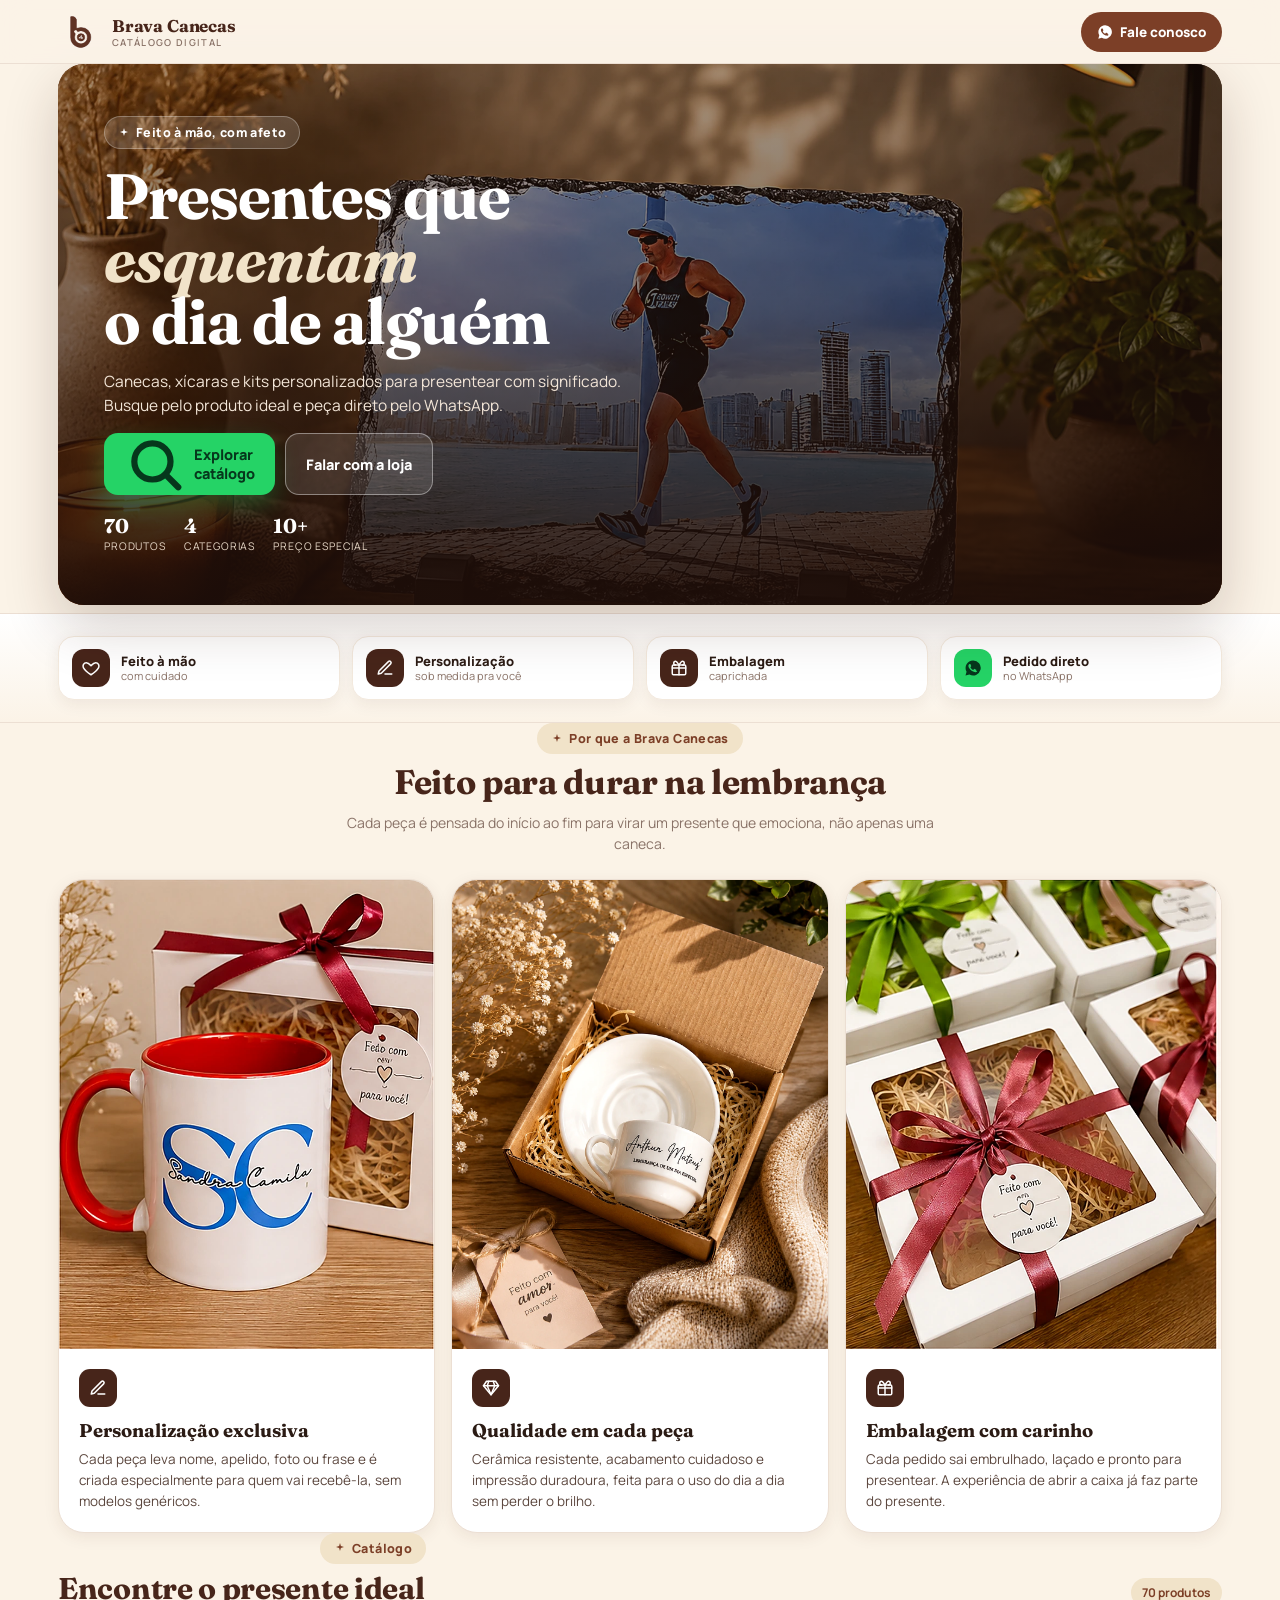
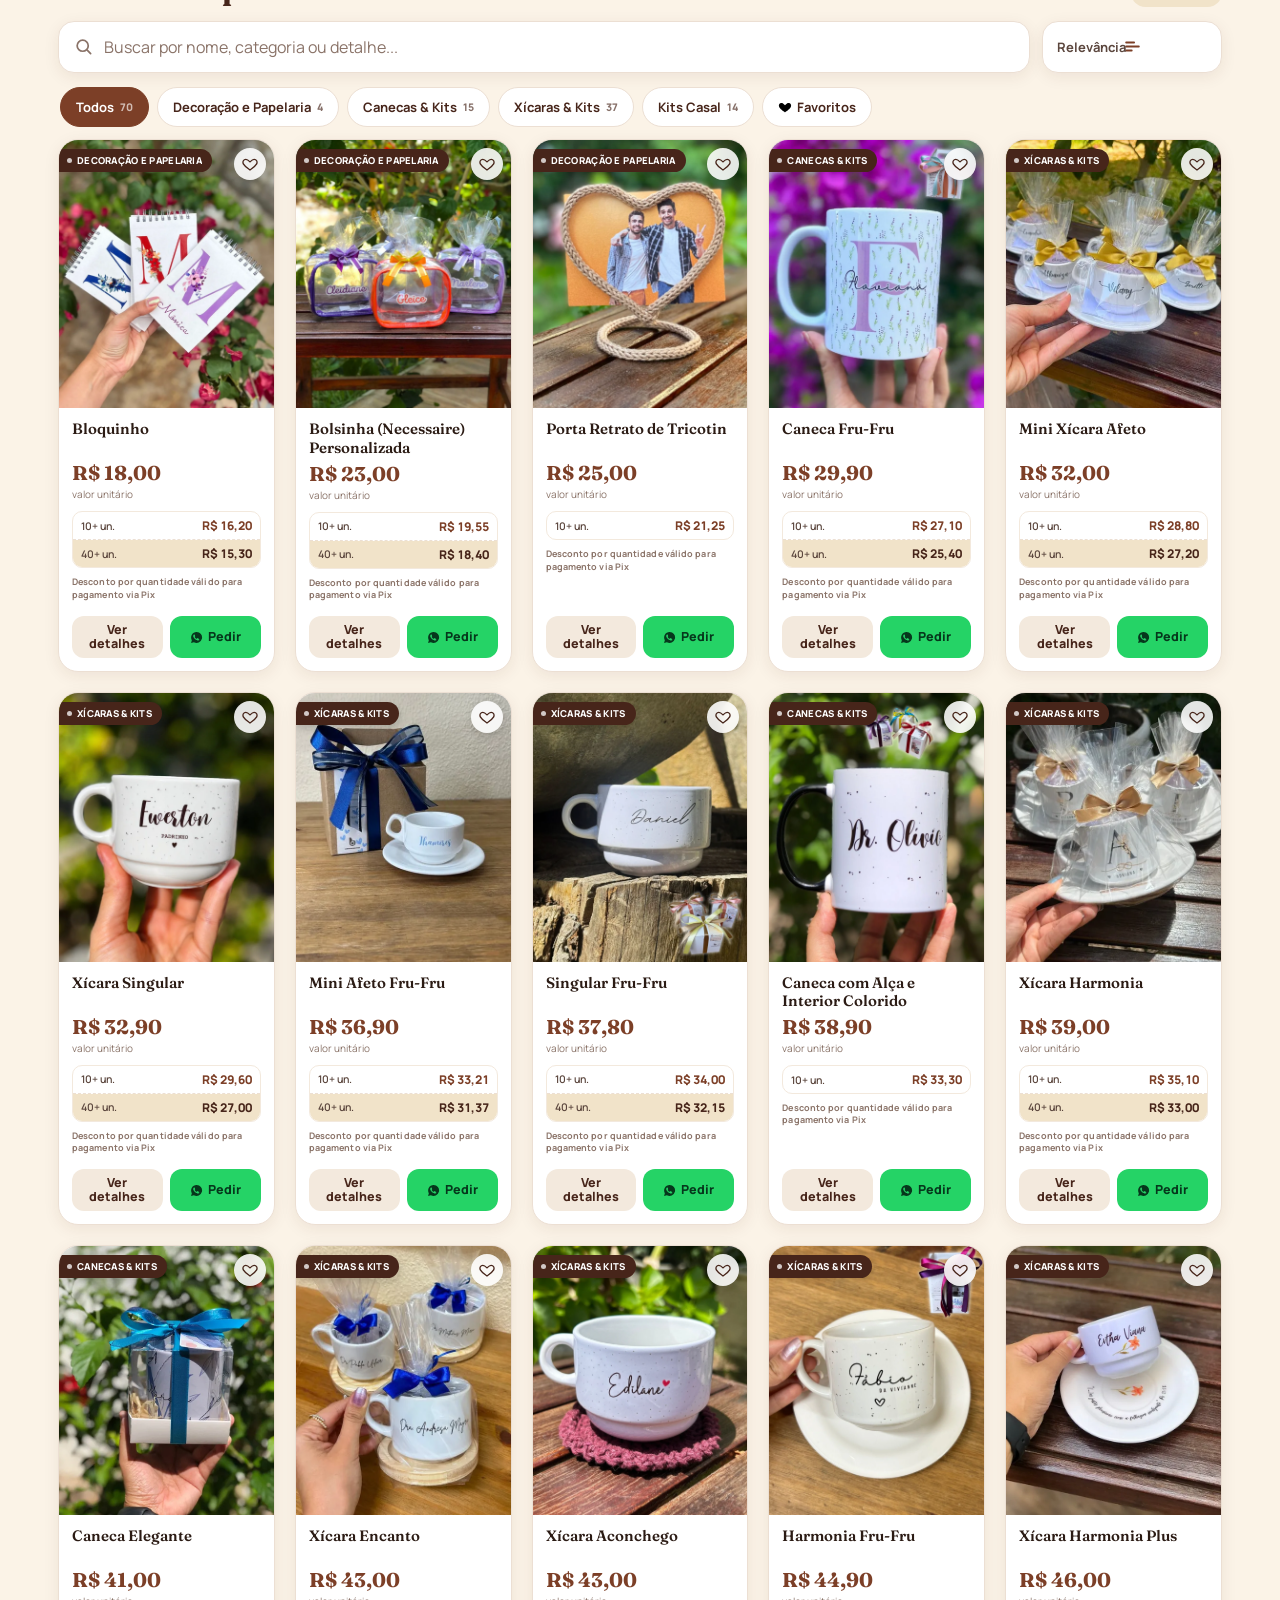
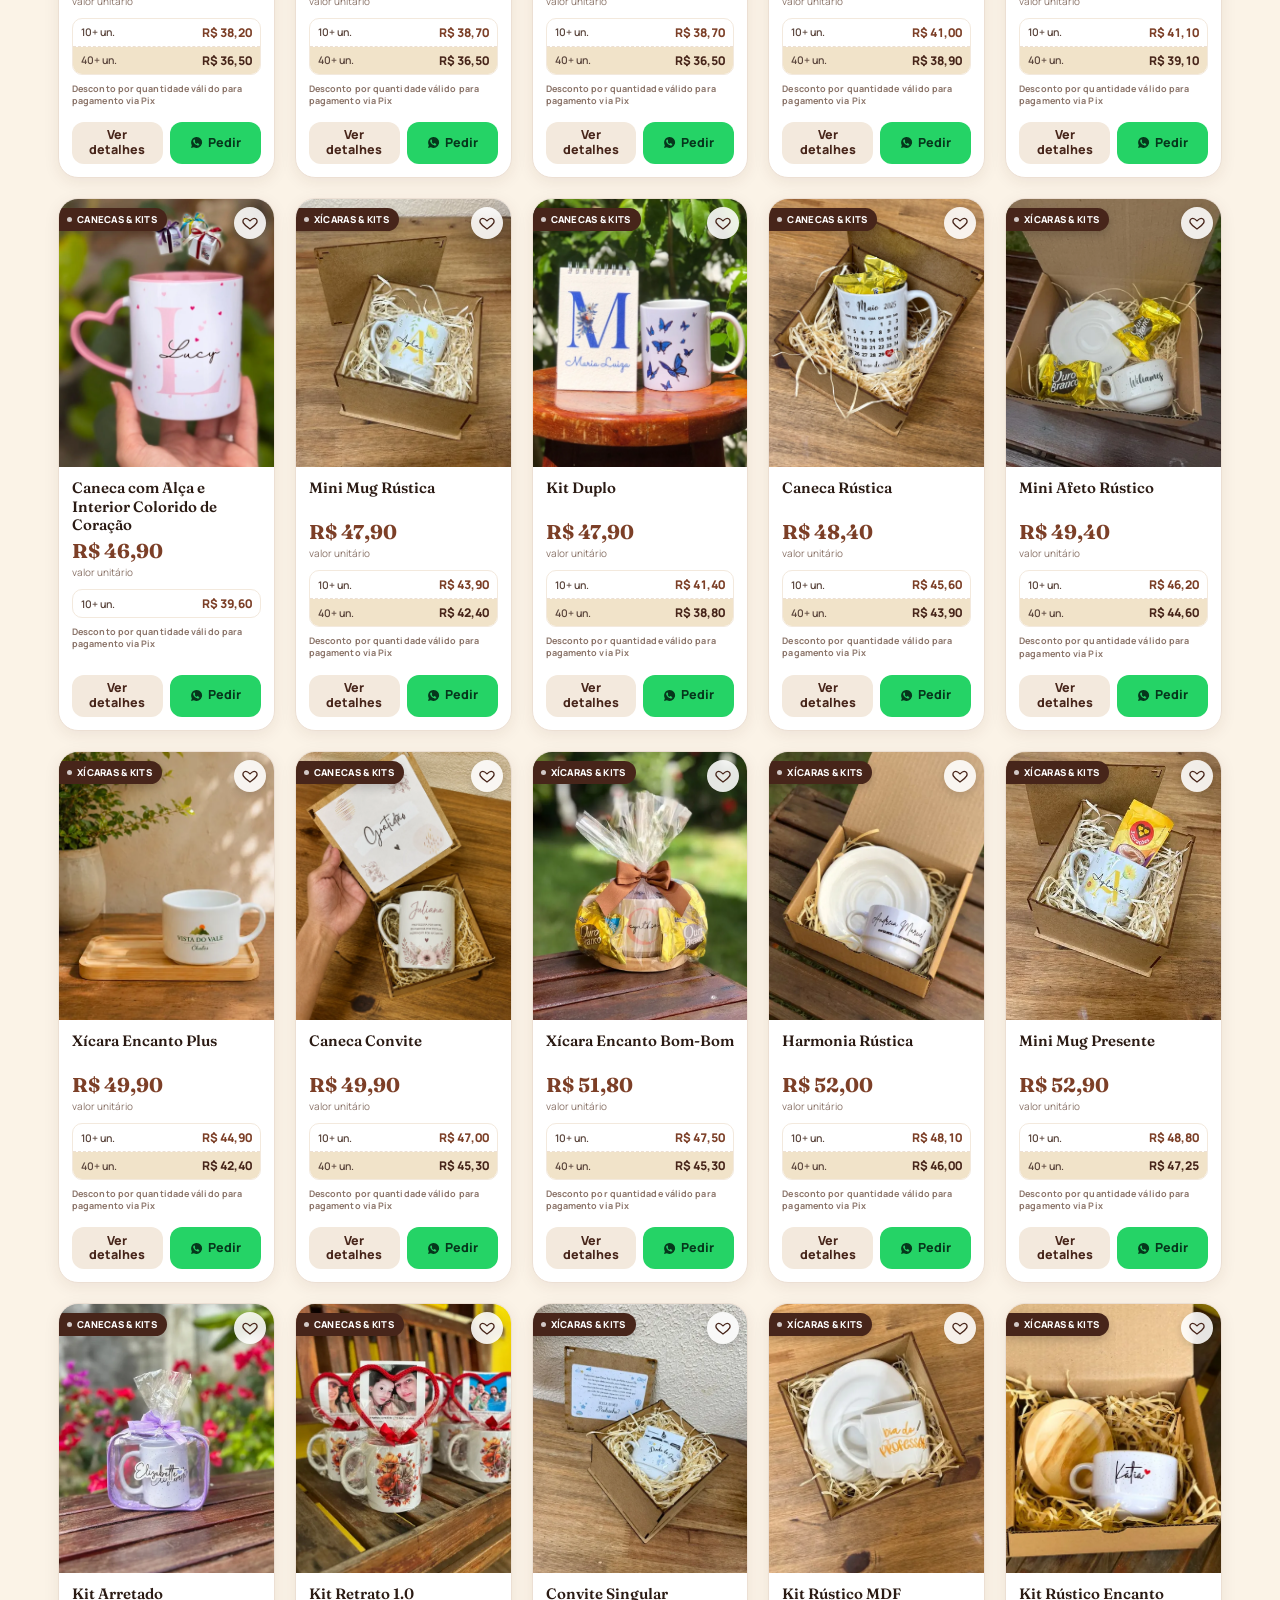
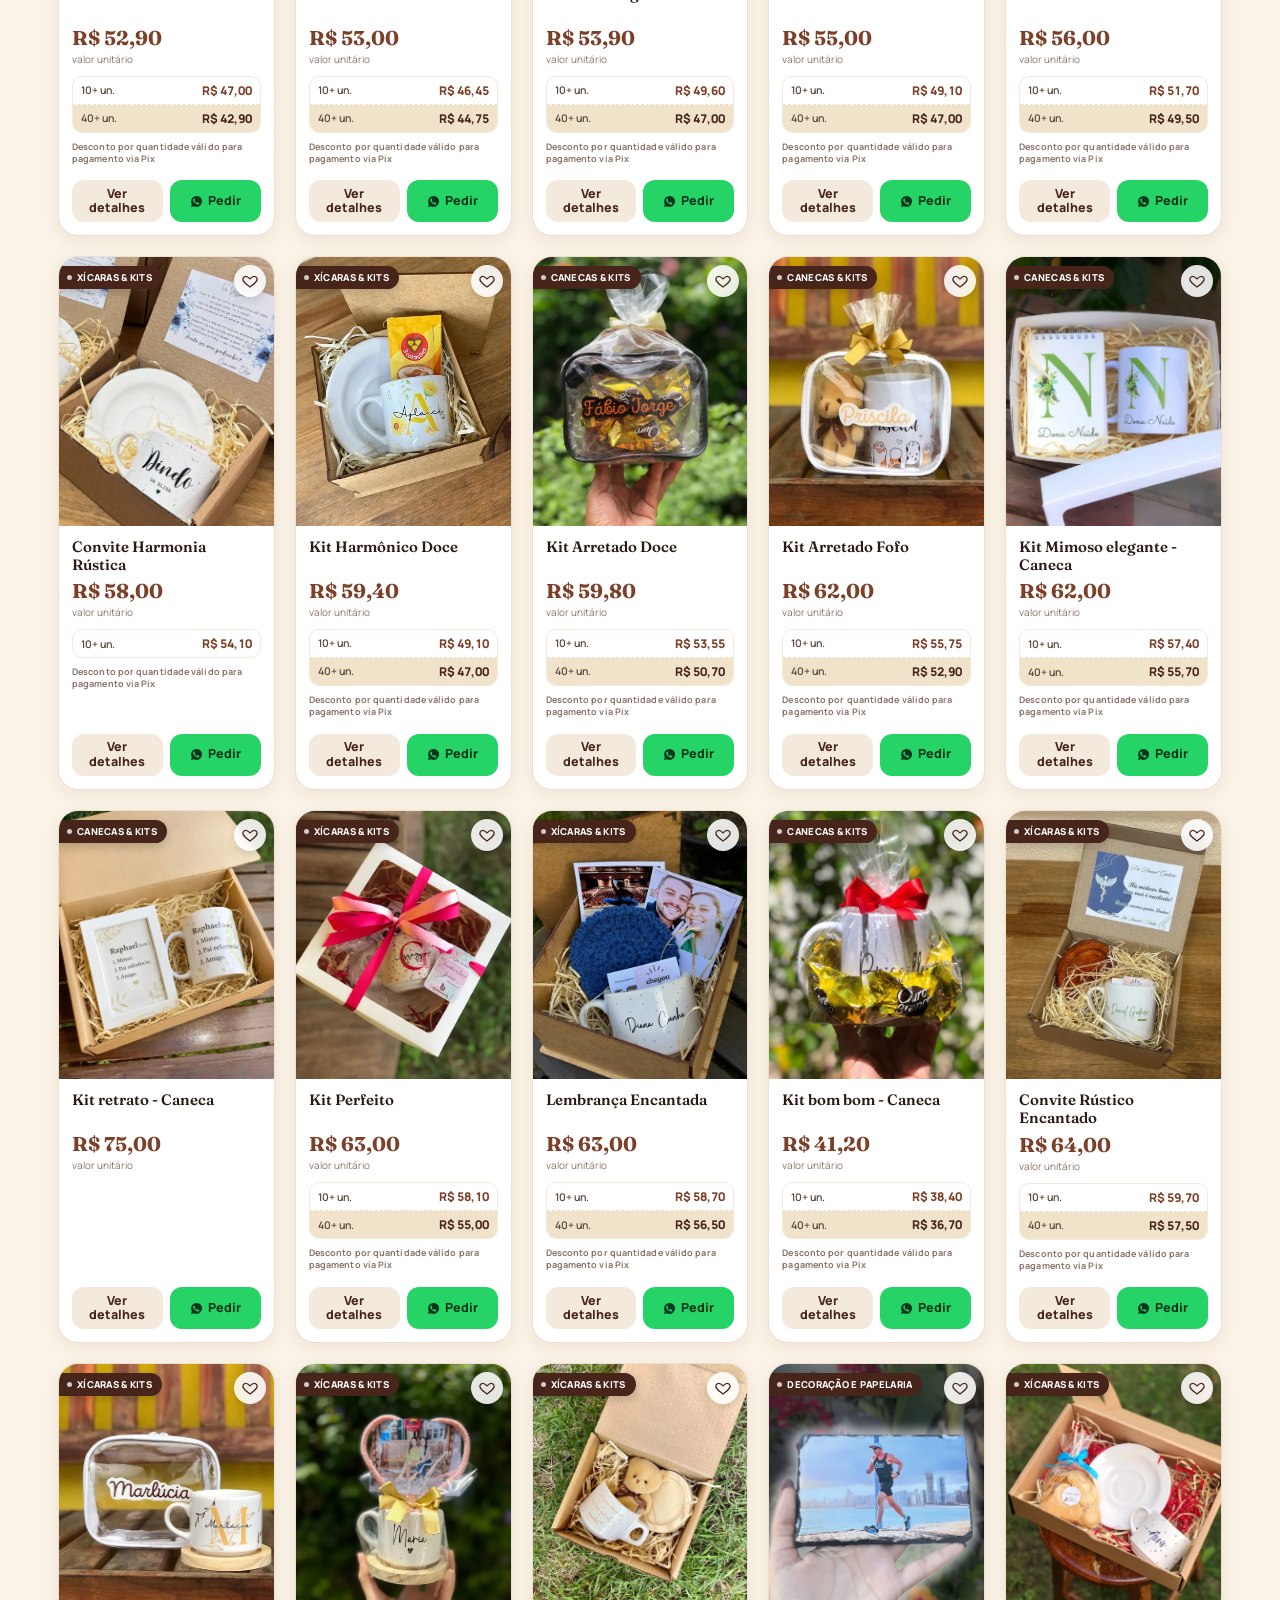
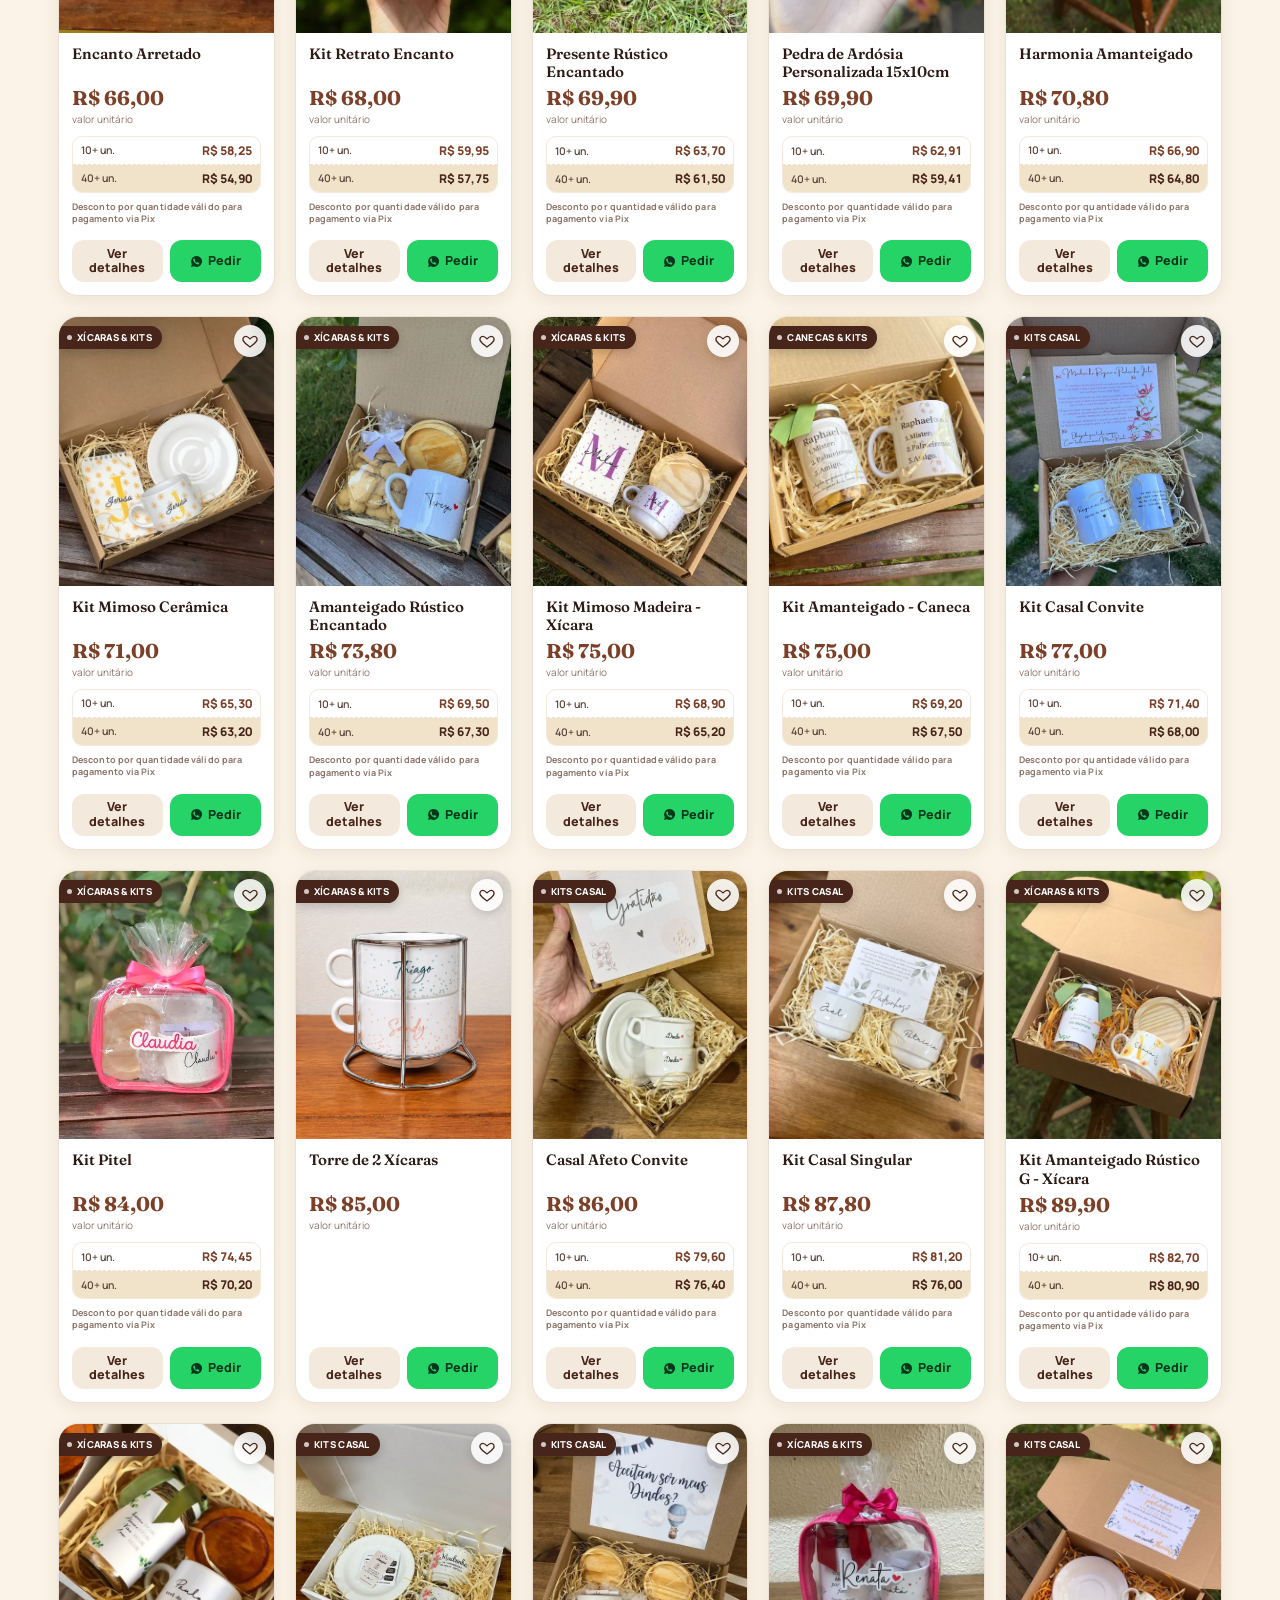
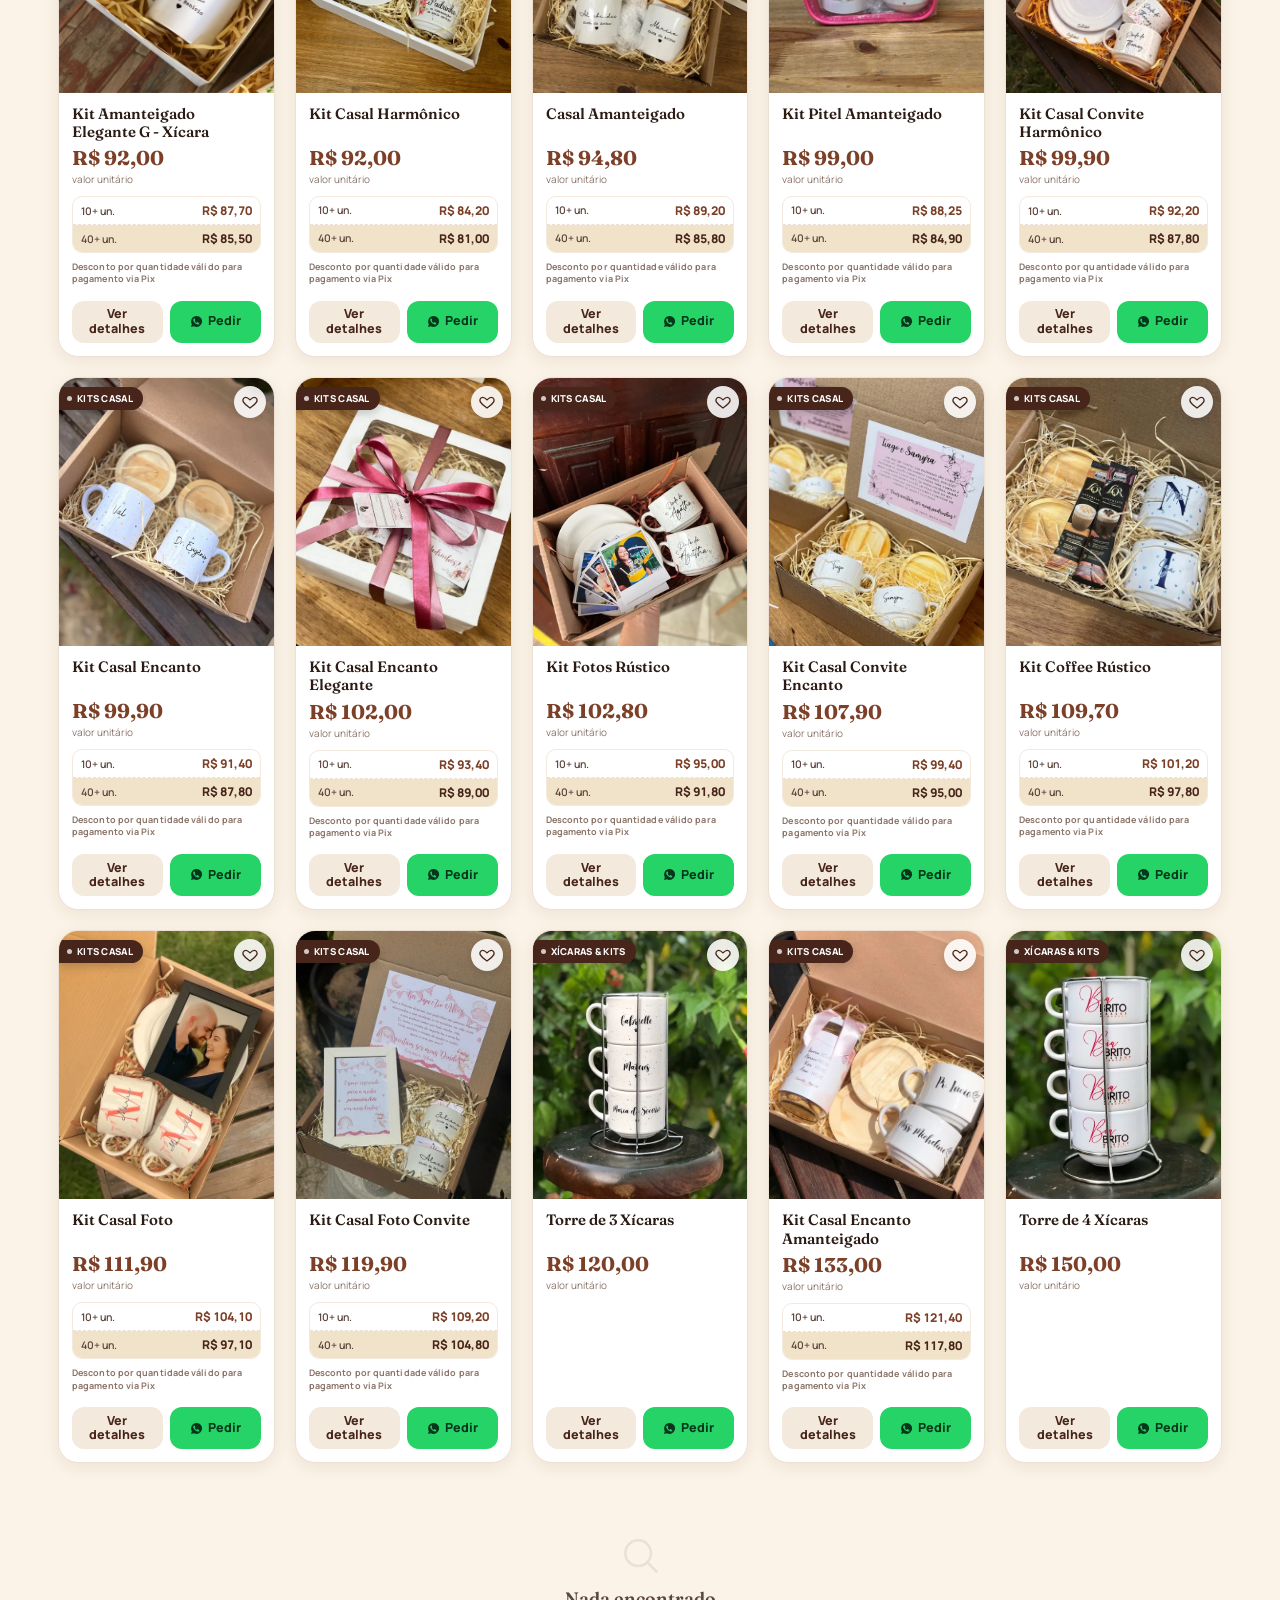
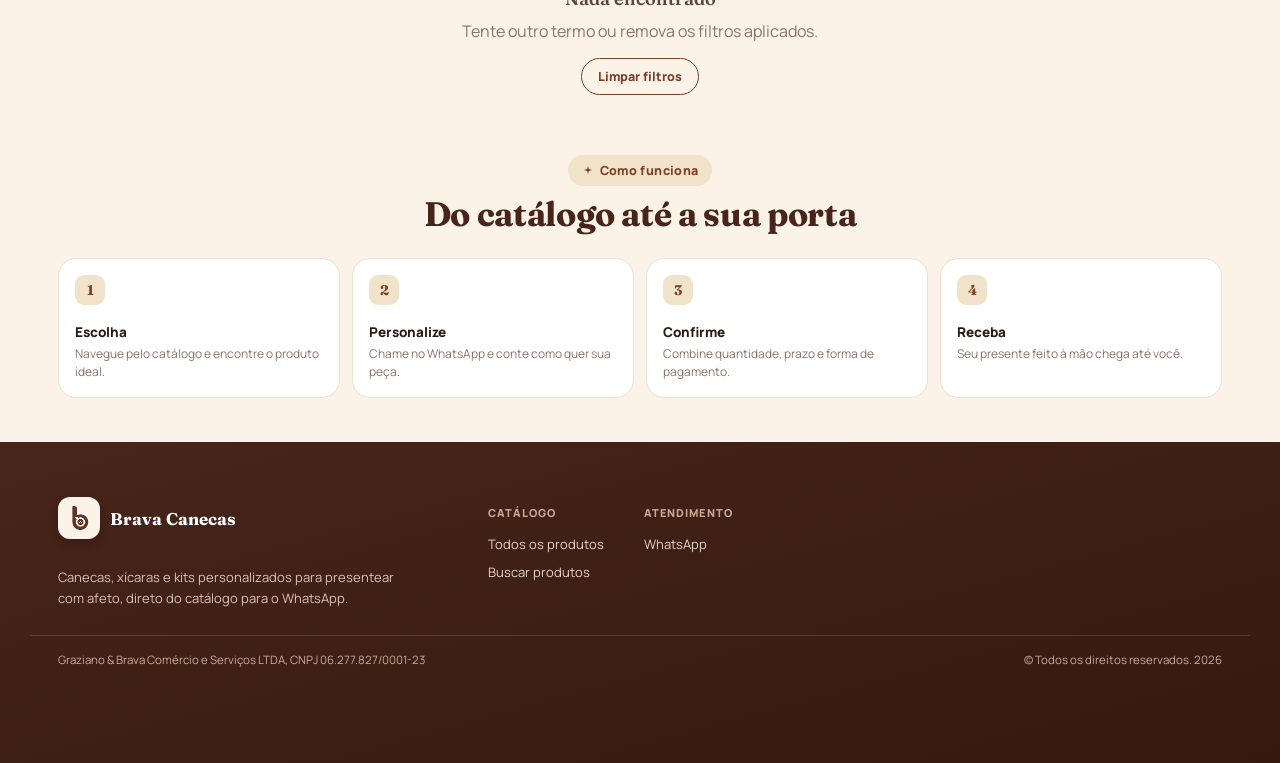
<file: index.html>
<!doctype html>
<html lang="pt-BR">
<head>
<meta charset="UTF-8">
<meta name="viewport" content="width=device-width, initial-scale=1, viewport-fit=cover">
<title>Brava Canecas | Catálogo digital de canecas e xícaras personalizadas</title>
<meta name="description" content="Catálogo digital Brava Canecas: canecas, xícaras e kits personalizados com preços especiais por quantidade. Busque, filtre e peça direto pelo WhatsApp.">
<meta name="theme-color" content="#7c3f27">
<link rel="icon" href="assets/logo.png" type="image/png">
<meta property="og:title" content="Brava Canecas | Catálogo digital">
<meta property="og:description" content="Canecas, xícaras e kits personalizados com preços especiais por quantidade.">
<meta property="og:type" content="website">
<meta property="og:image" content="assets/hero-pro.webp">
<link rel="preconnect" href="https://fonts.googleapis.com">
<link rel="preconnect" href="https://fonts.gstatic.com" crossorigin>
<link rel="stylesheet" href="styles.css">
</head>
<body>
<a class="skip-link" href="#main">Pular para o conteúdo</a>

<header class="top">
  <div class="wrap nav">
    <div class="logo"><img src="assets/logo.png" alt="Logotipo Brava Canecas"></div>
    <div class="brand">Brava Canecas<small>Catálogo digital</small></div>
    <div class="spacer"></div>
    <a class="wa-top" href="https://wa.me/558594275171" target="_blank" rel="noopener" aria-label="Falar no WhatsApp">
      <svg viewBox="0 0 24 24" fill="currentColor"><path d="M12 2a10 10 0 0 0-8.6 15L2 22l5.2-1.4A10 10 0 1 0 12 2Zm5.7 14.2c-.2.6-1.4 1.2-2 1.3-.5.1-1.1.1-1.8-.1-.4-.1-1-.3-1.7-.6-3-1.3-4.9-4.3-5.1-4.5-.1-.2-1.2-1.6-1.2-3s.7-2.1 1-2.4c.2-.3.5-.3.7-.3h.5c.2 0 .4 0 .6.5.2.6.7 1.9.8 2 .1.2.1.4 0 .6-.6 1.2-1.2 1.1-.6 2 .9 1.6 1.7 2.1 3.1 2.8.2.1.4.1.5-.1.2-.2.7-.8.9-1.1.2-.3.4-.2.6-.1.2.1 1.5.7 1.8.9.3.1.5.2.5.4.1.2.1.7-.1 1.2Z"/></svg>
      <span class="long">Fale conosco</span><span class="short">WhatsApp</span>
    </a>
  </div>
</header>

<main id="main">
  <section class="hero wrap">
    <div class="hero-card">
      <img src="assets/hero-pro.webp" alt="Ardósia personalizada com foto, exposta em ambiente aconchegante, presente da Brava Canecas" loading="eager">
      <div class="hero-copy">
        <span class="eyebrow"><svg viewBox="0 0 24 24" fill="currentColor"><path d="M12 2l1.8 6.2L20 10l-6.2 1.8L12 18l-1.8-6.2L4 10l6.2-1.8L12 2Z"/></svg>Feito à mão, com afeto</span>
        <h1>Presentes que <em>esquentam</em><br>o dia de alguém</h1>
        <p>Canecas, xícaras e kits personalizados para presentear com significado. Busque pelo produto ideal e peça direto pelo WhatsApp.</p>
        <div class="cta">
          <a class="btnlink green" href="#catalogo">
            <svg viewBox="0 0 24 24" fill="none" stroke="currentColor" stroke-width="2.4" stroke-linecap="round"><circle cx="11" cy="11" r="7"/><path d="m21 21-4.3-4.3"/></svg>
            Explorar catálogo
          </a>
          <a class="btnlink ghost" href="https://wa.me/558594275171" target="_blank" rel="noopener">Falar com a loja</a>
        </div>
        <div class="hero-stats">
          <div><b id="statTotal">0</b><span>Produtos</span></div>
          <div><b id="statCats">0</b><span>Categorias</span></div>
          <div><b>10+</b><span>Preço especial</span></div>
        </div>
      </div>
    </div>
  </section>

  <section class="trust-wrap">
    <div class="wrap trust-grid">
      <div class="trust-item">
        <span class="trust-ico"><svg viewBox="0 0 24 24" fill="none" stroke="currentColor" stroke-width="2" stroke-linecap="round" stroke-linejoin="round"><path d="M12 21s-7.5-4.6-10-9.1C.5 8.4 2.3 5 5.8 5c2 0 3.4 1 6.2 3.8C14.8 6 16.2 5 18.2 5c3.5 0 5.3 3.4 3.8 6.9C19.5 16.4 12 21 12 21Z"/></svg></span>
        <div class="trust-text"><strong>Feito à mão</strong><span>com cuidado</span></div>
      </div>
      <div class="trust-item">
        <span class="trust-ico"><svg viewBox="0 0 24 24" fill="none" stroke="currentColor" stroke-width="2" stroke-linecap="round" stroke-linejoin="round"><path d="M12 20h9"/><path d="M16.5 3.5a2.12 2.12 0 0 1 3 3L7 19l-4 1 1-4Z"/></svg></span>
        <div class="trust-text"><strong>Personalização</strong><span>sob medida pra você</span></div>
      </div>
      <div class="trust-item">
        <span class="trust-ico"><svg viewBox="0 0 24 24" fill="none" stroke="currentColor" stroke-width="2" stroke-linecap="round" stroke-linejoin="round"><rect x="3" y="8" width="18" height="13" rx="1.6"/><path d="M3 12h18"/><path d="M12 8v13"/><path d="M7.5 8c-1.4 0-2.5-1.1-2.5-2.5S6.1 3 7.5 3 10 5 12 8c2-3 3.5-5 4.5-5S19 4.1 19 5.5 17.9 8 16.5 8"/></svg></span>
        <div class="trust-text"><strong>Embalagem</strong><span>caprichada</span></div>
      </div>
      <div class="trust-item">
        <span class="trust-ico green"><svg viewBox="0 0 24 24" fill="currentColor"><path d="M12 2a10 10 0 0 0-8.6 15L2 22l5.2-1.4A10 10 0 1 0 12 2Zm5.7 14.2c-.2.6-1.4 1.2-2 1.3-.5.1-1.1.1-1.8-.1-.4-.1-1-.3-1.7-.6-3-1.3-4.9-4.3-5.1-4.5-.1-.2-1.2-1.6-1.2-3s.7-2.1 1-2.4c.2-.3.5-.3.7-.3h.5c.2 0 .4 0 .6.5.2.6.7 1.9.8 2 .1.2.1.4 0 .6-.6 1.2-1.2 1.1-.6 2 .9 1.6 1.7 2.1 3.1 2.8.2.1.4.1.5-.1.2-.2.7-.8.9-1.1.2-.3.4-.2.6-.1.2.1 1.5.7 1.8.9.3.1.5.2.5.4.1.2.1.7-.1 1.2Z"/></svg></span>
        <div class="trust-text"><strong>Pedido direto</strong><span>no WhatsApp</span></div>
      </div>
    </div>
  </section>

  <section class="features wrap" id="diferenciais">
    <div class="section-head">
      <span class="eyebrow dark"><svg viewBox="0 0 24 24" fill="currentColor"><path d="M12 2l1.8 6.2L20 10l-6.2 1.8L12 18l-1.8-6.2L4 10l6.2-1.8L12 2Z"/></svg>Por que a Brava Canecas</span>
      <h2>Feito para durar na lembrança</h2>
      <p class="muted">Cada peça é pensada do início ao fim para virar um presente que emociona, não apenas uma caneca.</p>
    </div>
    <div class="feature-grid">
      <article class="feature-card reveal">
        <div class="feature-photo"><img loading="lazy" src="assets/feature-personalizacao.webp" alt="Caneca personalizada com iniciais e nomes do casal"></div>
        <div class="feature-body">
          <span class="feature-ico"><svg viewBox="0 0 24 24" fill="none" stroke="currentColor" stroke-width="2" stroke-linecap="round" stroke-linejoin="round"><path d="M12 20h9"/><path d="M16.5 3.5a2.12 2.12 0 0 1 3 3L7 19l-4 1 1-4Z"/></svg></span>
          <h3>Personalização exclusiva</h3>
          <p>Cada peça leva nome, apelido, foto ou frase e é criada especialmente para quem vai recebê-la, sem modelos genéricos.</p>
        </div>
      </article>
      <article class="feature-card reveal">
        <div class="feature-photo"><img loading="lazy" src="assets/feature-qualidade.webp" alt="Xícara e pires em cerâmica branca de alta qualidade"></div>
        <div class="feature-body">
          <span class="feature-ico"><svg viewBox="0 0 24 24" fill="none" stroke="currentColor" stroke-width="2" stroke-linecap="round" stroke-linejoin="round"><path d="M6 3h12l4 6-10 12L2 9Z"/><path d="M2 9h20M9 3 7 9l5 12 5-12-2-6"/></svg></span>
          <h3>Qualidade em cada peça</h3>
          <p>Cerâmica resistente, acabamento cuidadoso e impressão duradoura, feita para o uso do dia a dia sem perder o brilho.</p>
        </div>
      </article>
      <article class="feature-card reveal">
        <div class="feature-photo"><img loading="lazy" src="assets/feature-embalagem.webp" alt="Caixas de presente prontas para envio, com laços coloridos"></div>
        <div class="feature-body">
          <span class="feature-ico"><svg viewBox="0 0 24 24" fill="none" stroke="currentColor" stroke-width="2" stroke-linecap="round" stroke-linejoin="round"><rect x="3" y="8" width="18" height="13" rx="1.6"/><path d="M3 12h18"/><path d="M12 8v13"/><path d="M7.5 8c-1.4 0-2.5-1.1-2.5-2.5S6.1 3 7.5 3 10 5 12 8c2-3 3.5-5 4.5-5S19 4.1 19 5.5 17.9 8 16.5 8"/></svg></span>
          <h3>Embalagem com carinho</h3>
          <p>Cada pedido sai embrulhado, laçado e pronto para presentear. A experiência de abrir a caixa já faz parte do presente.</p>
        </div>
      </article>
    </div>
  </section>

  <section class="toolbar wrap" id="catalogo">
    <div class="section-head compact">
      <span class="eyebrow dark"><svg viewBox="0 0 24 24" fill="currentColor"><path d="M12 2l1.8 6.2L20 10l-6.2 1.8L12 18l-1.8-6.2L4 10l6.2-1.8L12 2Z"/></svg>Catálogo</span>
    </div>
    <div class="toolbar-head">
      <h2>Encontre o presente ideal</h2>
      <span class="result-count" id="count" aria-live="polite">produtos</span>
    </div>

    <div class="toolbar-sticky">
      <div class="search-row">
        <div class="search" id="searchBox">
          <svg viewBox="0 0 24 24" fill="none" stroke="currentColor" stroke-width="2.2" stroke-linecap="round"><circle cx="11" cy="11" r="7"/><path d="m21 21-4.3-4.3"/></svg>
          <input id="q" type="search" inputmode="search" placeholder="Buscar por nome, categoria ou detalhe..." autocomplete="off">
          <button class="clear" id="clearSearch" type="button" aria-label="Limpar busca">✕</button>
        </div>
        <select class="sort-select" id="sort" aria-label="Ordenar produtos">
          <option value="relevancia">Relevância</option>
          <option value="menor">Menor preço</option>
          <option value="maior">Maior preço</option>
          <option value="az">Nome A–Z</option>
        </select>
      </div>

      <div class="chip-row" id="chips" role="tablist" aria-label="Filtrar por categoria"></div>
    </div>

    <div class="grid" id="grid" aria-live="polite"></div>

    <div class="empty" id="empty" hidden>
      <svg viewBox="0 0 24 24" fill="none" stroke="currentColor" stroke-width="1.6" stroke-linecap="round"><circle cx="11" cy="11" r="7"/><path d="m21 21-4.3-4.3"/></svg>
      <strong>Nada encontrado</strong>
      <span>Tente outro termo ou remova os filtros aplicados.</span>
      <button id="resetFilters" type="button">Limpar filtros</button>
    </div>
  </section>

  <section class="how wrap">
    <div class="section-head">
      <span class="eyebrow dark"><svg viewBox="0 0 24 24" fill="currentColor"><path d="M12 2l1.8 6.2L20 10l-6.2 1.8L12 18l-1.8-6.2L4 10l6.2-1.8L12 2Z"/></svg>Como funciona</span>
      <h2>Do catálogo até a sua porta</h2>
    </div>
    <div class="how-grid">
      <div class="how-item reveal"><div class="num">1</div><h4>Escolha</h4><p>Navegue pelo catálogo e encontre o produto ideal.</p></div>
      <div class="how-item reveal"><div class="num">2</div><h4>Personalize</h4><p>Chame no WhatsApp e conte como quer sua peça.</p></div>
      <div class="how-item reveal"><div class="num">3</div><h4>Confirme</h4><p>Combine quantidade, prazo e forma de pagamento.</p></div>
      <div class="how-item reveal"><div class="num">4</div><h4>Receba</h4><p>Seu presente feito à mão chega até você.</p></div>
    </div>
  </section>
</main>

<footer class="footer">
  <div class="wrap footer-grid">
    <div>
      <div class="footer-brand">
        <div class="logo"><img src="assets/logo.png" alt="Logotipo Brava Canecas"></div>
        <h5>Brava Canecas</h5>
      </div>
      <p>Canecas, xícaras e kits personalizados para presentear com afeto, direto do catálogo para o WhatsApp.</p>
    </div>
    <div class="cols">
      <div class="col">
        <h6>Catálogo</h6>
        <a href="index.html">Todos os produtos</a>
        <a href="#catalogo">Buscar produtos</a>
      </div>
      <div class="col">
        <h6>Atendimento</h6>
        <a href="https://wa.me/558594275171" target="_blank" rel="noopener">WhatsApp</a>
      </div>
    </div>
  </div>
  <div class="wrap bottom">
    <span>Graziano &amp; Brava Comércio e Serviços LTDA, CNPJ 06.277.827/0001-23</span>
    <span>© Todos os direitos reservados. <span id="year">2026</span></span>
  </div>
</footer>

<div class="float-stack">
  <button class="to-top" aria-label="Voltar ao topo">
    <svg viewBox="0 0 24 24" fill="none" stroke="currentColor" stroke-width="2.4" stroke-linecap="round" stroke-linejoin="round"><path d="m18 15-6-6-6 6"/></svg>
  </button>
</div>

<script src="products.js"></script>
<script src="site.js"></script>
<script src="app.js"></script>
<script>
  document.querySelector('#year').textContent = new Date().getFullYear();
  document.querySelector('#statTotal').textContent = PRODUCTS.length;
  document.querySelector('#statCats').textContent = new Set(PRODUCTS.map(p => p.category)).size;

  // permite abrir index já filtrado por categoria via ?cat=
  const catParam = new URLSearchParams(location.search).get('cat');
  if (catParam) {
    document.addEventListener('DOMContentLoaded', () => {
      const btn = [...document.querySelectorAll('[data-cat]')].find(b => b.dataset.cat === catParam);
      btn?.click();
    });
  }

  // revelação suave dos cartões ao rolar a página
  if ('IntersectionObserver' in window) {
    const io = new IntersectionObserver((entries) => {
      entries.forEach((e) => { if (e.isIntersecting) { e.target.classList.add('in'); io.unobserve(e.target); } });
    }, { threshold: 0.15 });
    document.querySelectorAll('.reveal').forEach((el) => io.observe(el));
  } else {
    document.querySelectorAll('.reveal').forEach((el) => el.classList.add('in'));
  }
</script>
</body>
</html>
</file>
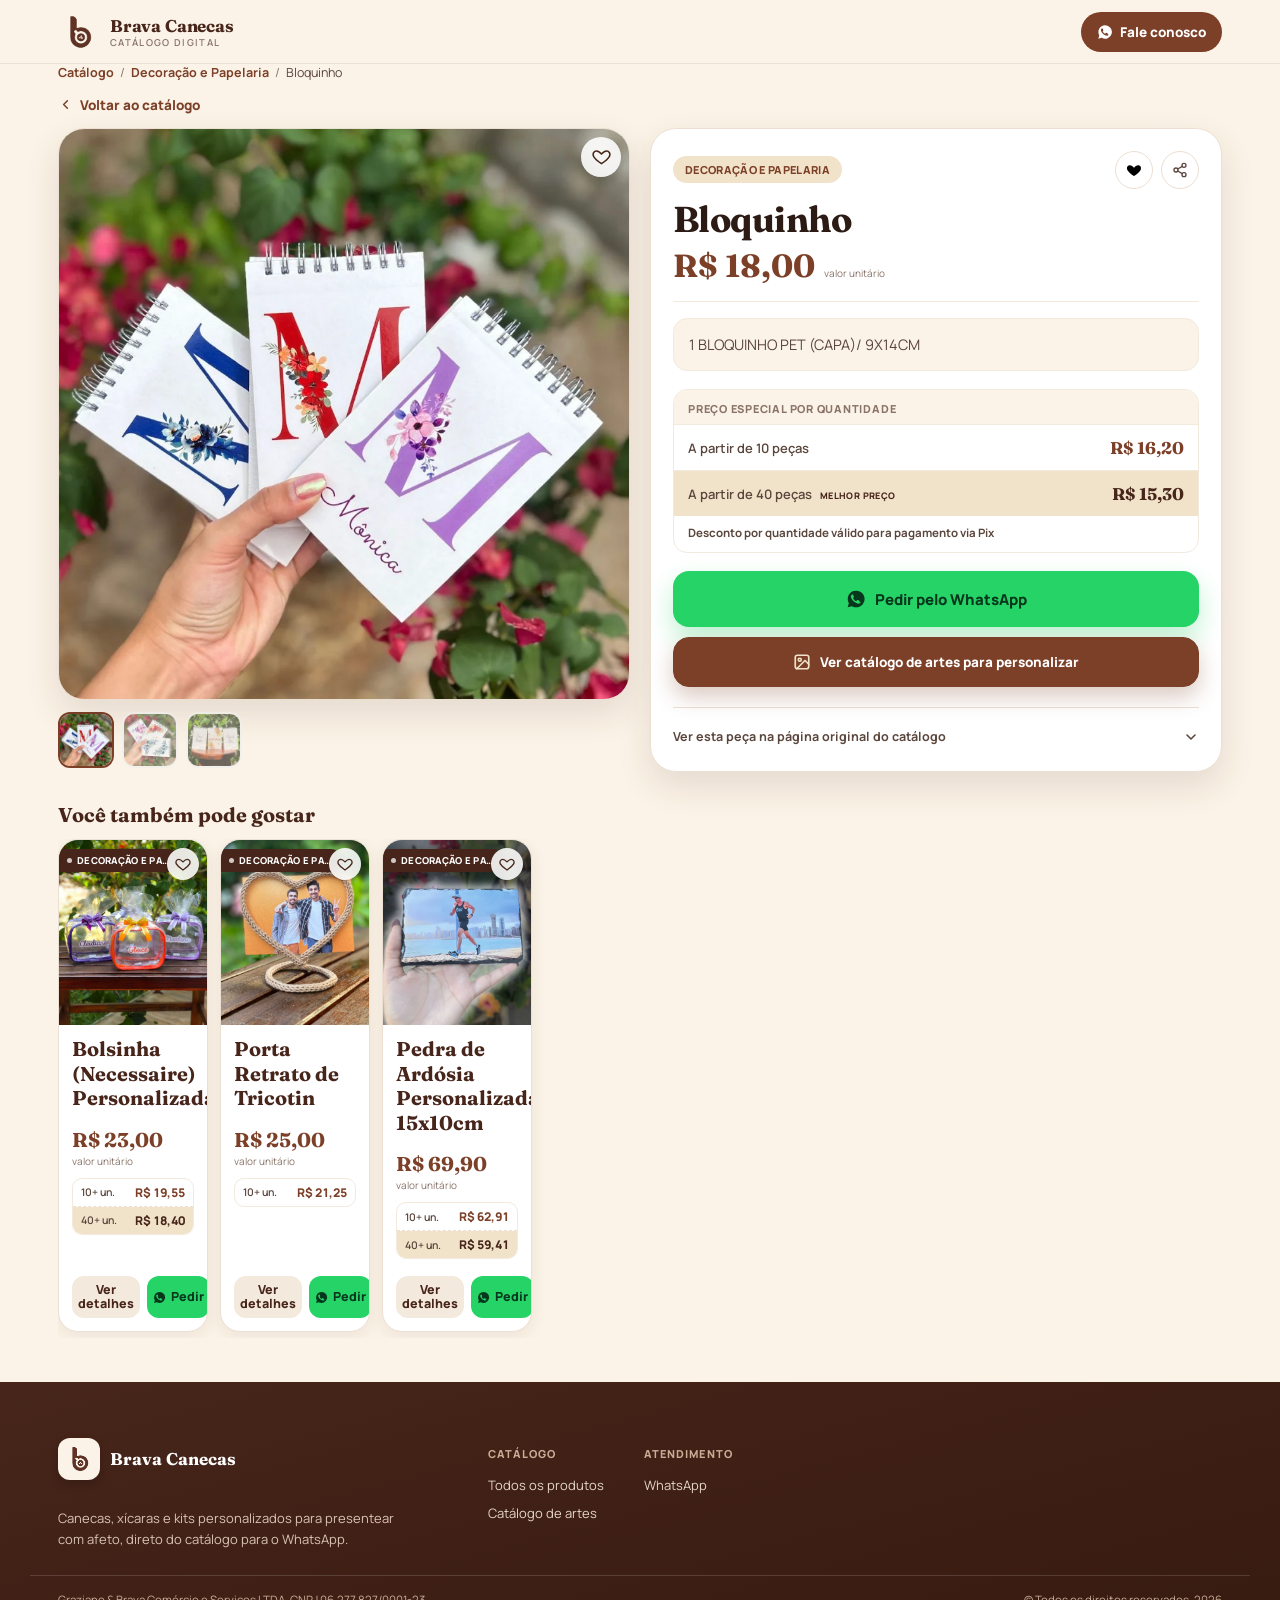
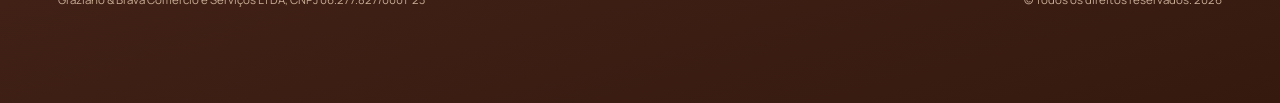
<file: produto.html>
<!doctype html>
<html lang="pt-BR">
<head>
<meta charset="UTF-8">
<meta name="viewport" content="width=device-width, initial-scale=1, viewport-fit=cover">
<title>Produto | Brava Canecas</title>
<meta name="description" content="Detalhes do produto na Brava Canecas, catálogo digital de canecas e xícaras personalizadas.">
<meta name="theme-color" content="#7c3f27">
<link rel="icon" href="assets/logo.png" type="image/png">
<link rel="preconnect" href="https://fonts.googleapis.com">
<link rel="preconnect" href="https://fonts.gstatic.com" crossorigin>
<link rel="stylesheet" href="styles.css">
</head>
<body>
<a class="skip-link" href="#main">Pular para o conteúdo</a>

<header class="top">
  <div class="wrap nav">
    <a href="index.html" style="display:flex;align-items:center;gap:10px">
      <div class="logo"><img src="assets/logo.png" alt="Logotipo Brava Canecas"></div>
      <div class="brand">Brava Canecas<small>Catálogo digital</small></div>
    </a>
    <div class="spacer"></div>
    <a class="wa-top" href="https://wa.me/558594275171" target="_blank" rel="noopener" aria-label="Falar no WhatsApp">
      <svg viewBox="0 0 24 24" fill="currentColor"><path d="M12 2a10 10 0 0 0-8.6 15L2 22l5.2-1.4A10 10 0 1 0 12 2Zm5.7 14.2c-.2.6-1.4 1.2-2 1.3-.5.1-1.1.1-1.8-.1-.4-.1-1-.3-1.7-.6-3-1.3-4.9-4.3-5.1-4.5-.1-.2-1.2-1.6-1.2-3s.7-2.1 1-2.4c.2-.3.5-.3.7-.3h.5c.2 0 .4 0 .6.5.2.6.7 1.9.8 2 .1.2.1.4 0 .6-.6 1.2-1.2 1.1-.6 2 .9 1.6 1.7 2.1 3.1 2.8.2.1.4.1.5-.1.2-.2.7-.8.9-1.1.2-.3.4-.2.6-.1.2.1 1.5.7 1.8.9.3.1.5.2.5.4.1.2.1.7-.1 1.2Z"/></svg>
      <span class="long">Fale conosco</span><span class="short">WhatsApp</span>
    </a>
  </div>
</header>

<main id="main" class="wrap detail">
  <nav class="breadcrumb" aria-label="Trilha de navegação">
    <a href="index.html">Catálogo</a>
    <span>/</span>
    <a id="crumbCat" href="index.html">Categoria</a>
    <span>/</span>
    <span id="crumbName" style="color:var(--ink-soft)">Produto</span>
  </nav>

  <a class="back" href="index.html">
    <svg viewBox="0 0 24 24" fill="none" stroke="currentColor" stroke-width="2.4" stroke-linecap="round" stroke-linejoin="round"><path d="m15 18-6-6 6-6"/></svg>
    Voltar ao catálogo
  </a>

  <div id="app"><!-- preenchido via product.js --></div>
</main>

<footer class="footer">
  <div class="wrap footer-grid">
    <div>
      <div class="footer-brand">
        <div class="logo"><img src="assets/logo.png" alt="Logotipo Brava Canecas"></div>
        <h5>Brava Canecas</h5>
      </div>
      <p>Canecas, xícaras e kits personalizados para presentear com afeto, direto do catálogo para o WhatsApp.</p>
    </div>
    <div class="cols">
      <div class="col">
        <h6>Catálogo</h6>
        <a href="index.html">Todos os produtos</a>
        <a href="https://canva.link/ahxp8y3r3so7f2g" target="_blank" rel="noopener">Catálogo de artes</a>
      </div>
      <div class="col">
        <h6>Atendimento</h6>
        <a href="https://wa.me/558594275171" target="_blank" rel="noopener">WhatsApp</a>
      </div>
    </div>
  </div>
  <div class="wrap bottom">
    <span>Graziano &amp; Brava Comércio e Serviços LTDA, CNPJ 06.277.827/0001-23</span>
    <span>© Todos os direitos reservados. <span id="year">2026</span></span>
  </div>
</footer>

<div class="mobile-cta" id="mobileCta"></div>

<div class="float-stack">
  <button class="to-top" aria-label="Voltar ao topo">
    <svg viewBox="0 0 24 24" fill="none" stroke="currentColor" stroke-width="2.4" stroke-linecap="round" stroke-linejoin="round"><path d="m18 15-6-6-6 6"/></svg>
  </button>
</div>

<script src="products.js"></script>
<script src="site.js"></script>
<script src="product.js"></script>
</body>
</html>
</file>
<file: styles.css>
/* ============================================================
   BRAVA CANECAS — folha de estilos
   Identidade: cerâmica artesanal + afeto. Paleta terracota/creme,
   tipografia Fraunces (display, "torneada" como cerâmica) +
   Manrope (texto/UI). Motivo assinatura: "etiqueta de presente"
   (tag com furo) usada nas categorias e nas faixas de preço.
   ============================================================ */

@import url('https://fonts.googleapis.com/css2?family=Fraunces:opsz,wght@9..144,400;9..144,500;9..144,600;9..144,700;9..144,800&family=Manrope:wght@400;500;600;700;800&display=swap');

/* ---------- 1. Tokens ---------- */
:root{
  /* cor */
  --ink:        #2b1b14;
  --ink-soft:   #5b463d;
  --muted:      #8a7368;
  --line:       #ecdfd3;
  --line-soft:  #f3e9dd;
  --cream:      #fbf3e7;
  --paper:      #ffffff;
  --brand:      #7c3f27;
  --brand-dark: #47251a;
  --brand-ink:  #35190f;
  --gold:       #b98a4a;
  --gold-light: #f1e3c9;
  --rose:       #b0503f;
  --green:      #25d366;
  --green-ink:  #06371c;
  --danger:     #c1483a;

  /* forma */
  --radius-lg: 26px;
  --radius-md: 18px;
  --radius-sm: 12px;
  --shadow-sm: 0 4px 16px rgba(71,37,26,.08);
  --shadow-md: 0 14px 34px rgba(71,37,26,.12);
  --shadow-lg: 0 22px 55px rgba(53,25,15,.20);

  /* tipo */
  --font-display: "Fraunces", "Iowan Old Style", Georgia, serif;
  --font-body: "Manrope", system-ui, -apple-system, "Segoe UI", Roboto, Arial, sans-serif;

  /* layout */
  --header-h: 64px;
  --container: 1220px;
  --safe-b: env(safe-area-inset-bottom, 0px);
}

/* ---------- 2. Reset ---------- */
*,*::before,*::after{box-sizing:border-box}
html{scroll-behavior:smooth;-webkit-text-size-adjust:100%}
body{
  margin:0;
  font-family:var(--font-body);
  color:var(--ink);
  background:var(--cream);
  -webkit-tap-highlight-color:transparent;
  overflow-x:hidden;
}
img{max-width:100%;display:block}
a{color:inherit;text-decoration:none}
button,input,select{font:inherit;color:inherit}
button{cursor:pointer}
ul{margin:0;padding:0;list-style:none}
h1,h2,h3,p{margin:0}
:focus-visible{outline:2.5px solid var(--brand);outline-offset:3px;border-radius:6px}

@media (prefers-reduced-motion:reduce){
  *,*::before,*::after{animation-duration:.001ms !important;animation-iteration-count:1 !important;transition-duration:.001ms !important;scroll-behavior:auto !important}
}

/* ---------- 3. Utilitários de layout ---------- */
.wrap{max-width:var(--container);margin:0 auto;padding:0 18px}
.skip-link{position:absolute;left:12px;top:-60px;background:var(--brand);color:#fff;padding:10px 16px;border-radius:10px;z-index:100;font-weight:700;transition:top .2s}
.skip-link:focus{top:12px}
.eyebrow{
  display:inline-flex;align-items:center;gap:6px;
  font-family:var(--font-body);font-weight:800;font-size:12.5px;letter-spacing:.03em;
}
.eyebrow svg{width:12px;height:12px;flex:none}

/* ---------- 4. Cabeçalho ---------- */
.top{
  position:sticky;top:0;z-index:40;
  height:var(--header-h);
  display:flex;align-items:center;
  background:rgba(251,243,231,.86);
  backdrop-filter:blur(14px);-webkit-backdrop-filter:blur(14px);
  border-bottom:1px solid var(--line);
}
.nav{display:flex;align-items:center;gap:12px;width:100%}
.logo{
  width:42px;height:42px;flex:none;
  display:grid;place-items:center;
}
.logo img{width:100%;height:100%;object-fit:contain}
.brand{font-family:var(--font-display);font-weight:700;font-size:17px;color:var(--brand-dark);letter-spacing:-.01em;white-space:nowrap}
.brand small{display:block;font-family:var(--font-body);font-weight:600;font-size:9.5px;letter-spacing:.14em;color:var(--muted);text-transform:uppercase}
.spacer{flex:1}
.wa-top{
  display:inline-flex;align-items:center;gap:7px;
  background:var(--brand);color:#fff;font-weight:800;font-size:13.5px;
  padding:10px 16px;border-radius:999px;min-height:40px;
  transition:transform .15s, box-shadow .15s;
}
.wa-top:hover{transform:translateY(-1px);box-shadow:0 8px 18px rgba(124,63,39,.35)}
.wa-top svg{width:16px;height:16px;flex:none}
.wa-top span.long{display:none}
.wa-top span.short{display:inline}

/* ---------- 5. Hero ---------- */
.hero{padding:16px 0 6px}
.hero-card{
  position:relative;min-height:420px;border-radius:var(--radius-lg);
  overflow:hidden;box-shadow:var(--shadow-lg);background:var(--brand-dark);
  isolation:isolate;
}
.hero-card>img{position:absolute;inset:0;width:100%;height:100%;object-fit:cover;object-position:center 46%}
.hero-card::before{
  content:"";position:absolute;inset:0;z-index:1;
  background:linear-gradient(180deg,rgba(38,18,11,.42) 0%,rgba(38,18,11,.58) 45%,rgba(30,14,9,.94) 100%);
}
.hero-copy{position:relative;z-index:2;color:#fff;padding:34px 22px;display:flex;flex-direction:column;gap:16px}
.hero .eyebrow{background:rgba(255,255,255,.14);border:1px solid rgba(255,255,255,.28);color:#fff;padding:7px 13px;border-radius:999px;width:fit-content}
.hero h1{
  font-family:var(--font-display);font-weight:700;
  font-size:clamp(34px,9.5vw,64px);line-height:.98;letter-spacing:-.015em;
}
.hero h1 em{font-style:italic;color:var(--gold-light)}
.hero p{font-size:15.5px;line-height:1.55;color:#f3e6d8;max-width:520px}
.cta{display:flex;gap:10px;flex-wrap:wrap}
.btnlink{
  min-height:50px;display:inline-flex;align-items:center;justify-content:center;gap:8px;
  padding:0 20px;border-radius:14px;font-weight:800;font-size:14.5px;
  transition:transform .15s,box-shadow .15s,background .15s;
}
.btnlink.green{background:var(--green);color:var(--green-ink);box-shadow:0 10px 24px rgba(37,211,102,.28)}
.btnlink.ghost{background:rgba(255,255,255,.12);border:1px solid rgba(255,255,255,.4);color:#fff}
.btnlink.gold{background:var(--gold-light);color:var(--brand-dark);box-shadow:0 10px 24px rgba(185,138,74,.28)}
.btnlink:hover{transform:translateY(-2px)}
.hero-stats{display:flex;gap:18px;flex-wrap:wrap;padding-top:2px}
.hero-stats div{display:flex;flex-direction:column;gap:1px}
.hero-stats b{font-family:var(--font-display);font-size:20px}
.hero-stats span{font-size:10.5px;color:#e8d9c8;text-transform:uppercase;letter-spacing:.08em}

.hero-badge{
  position:absolute;z-index:3;left:22px;bottom:22px;
  display:flex;align-items:center;gap:10px;
  background:rgba(255,255,255,.95);backdrop-filter:blur(6px);
  border-radius:16px;padding:11px 15px;box-shadow:var(--shadow-lg);
  max-width:min(78%,320px);
}
.hero-badge svg{width:30px;height:30px;flex:none;background:var(--green);color:var(--green-ink);border-radius:50%;padding:6px;box-sizing:border-box}
.hero-badge strong{display:block;font-size:12.5px;color:var(--ink);font-weight:800;line-height:1.2}
.hero-badge span{display:block;font-size:10.5px;color:var(--muted);line-height:1.25;margin-top:1px}

/* ---------- 5b. Faixa de confiança ---------- */
.trust-wrap{
  background:linear-gradient(180deg,var(--paper),var(--cream));
  border-top:1px solid var(--line);border-bottom:1px solid var(--line);
  padding:22px 0;margin-top:8px;
}
.trust-grid{display:grid;grid-template-columns:repeat(2,1fr);gap:12px}
.trust-item{
  display:flex;align-items:center;gap:11px;
  background:var(--paper);border:1px solid var(--line-soft);border-radius:16px;
  padding:12px 13px;box-shadow:var(--shadow-sm);
  transition:box-shadow .2s,transform .2s,border-color .2s;
}
.trust-item:hover{box-shadow:var(--shadow-md);transform:translateY(-2px);border-color:var(--line)}
.trust-ico{
  width:38px;height:38px;border-radius:12px;flex:none;
  background:var(--brand-dark);color:#fff;display:grid;place-items:center;
}
.trust-ico.green{background:var(--green);color:var(--green-ink)}
.trust-ico svg{width:18px;height:18px}
.trust-text{display:flex;flex-direction:column;line-height:1.25;min-width:0}
.trust-text strong{font-size:13px;font-weight:800;color:var(--ink)}
.trust-text span{font-size:11px;color:var(--muted)}

/* ---------- 5c. Cabeçalho de seção ---------- */
.section-head{max-width:640px;margin:0 auto 24px;text-align:center;display:flex;flex-direction:column;align-items:center;gap:10px}
.section-head.compact{margin-bottom:6px;align-items:flex-start;text-align:left}
.section-head h2{font-family:var(--font-display);font-size:clamp(24px,5.5vw,34px);font-weight:700;color:var(--brand-dark);letter-spacing:-.01em;line-height:1.1}
.section-head p{font-size:14px;color:var(--muted);line-height:1.55}
.eyebrow.dark{background:var(--gold-light);color:var(--brand);border:1px solid transparent;padding:6px 13px;border-radius:999px}

/* ---------- 5d. Diferenciais ---------- */
.features{padding:46px 0 8px}
.feature-grid{display:grid;gap:16px;grid-template-columns:1fr}
.feature-card{
  background:var(--paper);border:1px solid var(--line);border-radius:var(--radius-lg);
  overflow:hidden;box-shadow:var(--shadow-sm);transition:box-shadow .25s,transform .25s;
}
.feature-card:hover{box-shadow:var(--shadow-md);transform:translateY(-3px)}
.feature-photo{aspect-ratio:4/5;overflow:hidden}
.feature-photo img{width:100%;height:100%;object-fit:cover;transition:transform .5s ease}
.feature-card:hover .feature-photo img{transform:scale(1.06)}
.feature-body{padding:20px}
.feature-ico{
  width:38px;height:38px;border-radius:11px;background:var(--brand-dark);color:#fff;
  display:grid;place-items:center;font-size:16px;margin-bottom:12px;
}
.feature-ico svg{width:18px;height:18px}
.feature-body h3{font-family:var(--font-display);font-size:18.5px;font-weight:700;color:var(--ink);margin-bottom:7px}
.feature-body p{font-size:13.5px;color:var(--ink-soft);line-height:1.55}

/* ---------- 5e. Revelação suave ao rolar ---------- */
.reveal{opacity:0;transform:translateY(18px);transition:opacity .6s ease,transform .6s ease}
.reveal.in{opacity:1;transform:none}
.feature-grid .reveal:nth-child(2){transition-delay:.08s}
.feature-grid .reveal:nth-child(3){transition-delay:.16s}
.how-grid .reveal:nth-child(2){transition-delay:.06s}
.how-grid .reveal:nth-child(3){transition-delay:.12s}
.how-grid .reveal:nth-child(4){transition-delay:.18s}
@media (prefers-reduced-motion:reduce){.reveal{opacity:1;transform:none}}

/* ---------- 6. Barra de ferramentas / busca ---------- */
.toolbar{padding:20px 0 6px}
.toolbar-head{display:flex;align-items:flex-end;justify-content:space-between;gap:10px;margin-bottom:14px}
.toolbar-head h2{font-family:var(--font-display);font-size:clamp(22px,5vw,30px);font-weight:700;color:var(--brand-dark);letter-spacing:-.01em}
.toolbar-head .muted{font-size:11.5px}
.result-count{font-size:12px;font-weight:700;color:var(--brand);background:var(--gold-light);padding:6px 11px;border-radius:999px;white-space:nowrap}

/* barra de busca + filtros fixa no topo ao rolar (celular e tablet):
   deixa a navegação mais intuitiva em listas longas de produtos */
@media (max-width:899.98px){
  .toolbar-sticky{
    position:sticky;top:var(--header-h);z-index:35;
    margin:0 -18px;padding:8px 18px 12px;
    background:rgba(251,243,231,.94);
    backdrop-filter:blur(12px);-webkit-backdrop-filter:blur(12px);
    border-bottom:1px solid var(--line-soft);
  }
}
@media (min-width:600px) and (max-width:899.98px){
  .toolbar-sticky{margin:0 -28px;padding:8px 28px 12px}
}

.search-row{display:flex;gap:9px;margin-bottom:12px}
.search{
  flex:1;height:52px;background:var(--paper);border:1.5px solid var(--line);
  border-radius:16px;display:flex;align-items:center;padding:0 15px;gap:9px;
  box-shadow:var(--shadow-sm);transition:border-color .15s, box-shadow .15s;
}
.search:focus-within{border-color:var(--brand);box-shadow:0 0 0 4px rgba(124,63,39,.1)}
.search svg{width:19px;height:19px;color:var(--muted);flex:none}
.search input{flex:1;height:100%;border:0;outline:0;background:transparent;font-size:16px;color:var(--ink)}
.search input::placeholder{color:var(--muted)}
.search .clear{display:none;border:0;background:var(--line-soft);color:var(--ink-soft);width:26px;height:26px;border-radius:50%;font-size:14px;place-items:center}
.search.has-value .clear{display:grid}

.sort-select{
  height:52px;border:1.5px solid var(--line);border-radius:16px;background:var(--paper);
  padding:0 14px;font-weight:700;font-size:13px;color:var(--ink-soft);box-shadow:var(--shadow-sm);
  flex:none;width:52px; appearance:none; -webkit-appearance:none;
  background-image:url("data:image/svg+xml;utf8,<svg xmlns='http://www.w3.org/2000/svg' viewBox='0 0 24 24' fill='none' stroke='%237c3f27' stroke-width='2.4' stroke-linecap='round'><path d='M4 7h10M4 12h16M4 17h7'/></svg>");
  background-repeat:no-repeat;background-position:center;background-size:19px;
  text-indent:-9999px;
}

.chip-row{display:flex;gap:8px;overflow-x:auto;padding:2px 2px 12px;scrollbar-width:none;-ms-overflow-style:none}
.chip-row::-webkit-scrollbar{display:none}
.chip{
  flex:none;display:inline-flex;align-items:center;gap:6px;
  border:1.5px solid var(--line);background:var(--paper);color:var(--brand-dark);
  min-height:40px;padding:9px 15px;border-radius:999px;font-weight:700;font-size:13px;
  transition:background .15s,color .15s,border-color .15s,transform .1s;
}
.chip:active{transform:scale(.96)}
.chip .n{font-size:10.5px;opacity:.65;font-weight:800}
.chip.active{background:var(--brand);border-color:var(--brand);color:#fff}
.chip.fav{gap:5px}
.chip.fav svg{width:14px;height:14px}

/* ---------- 7. Grade de produtos ---------- */
.grid{
  display:grid;
  /* 2 colunas garantidas em qualquer celular (evita 1 coluna larga
     em telas estreitas, que antes podia acontecer com auto-fill) */
  grid-template-columns:repeat(2,minmax(0,1fr));
  gap:clamp(9px,2.6vw,20px);
  padding-bottom:10px;
}
@media (min-width:480px){
  .grid{grid-template-columns:repeat(auto-fill,minmax(170px,1fr))}
}
.card{
  position:relative;
  background:var(--paper);border:1px solid var(--line);border-radius:20px;
  overflow:hidden;box-shadow:var(--shadow-sm);display:flex;flex-direction:column;
  opacity:0;transform:translateY(10px);
  animation:card-in .5s ease forwards;
  transition:box-shadow .2s, transform .2s;
}
.card:hover{box-shadow:var(--shadow-md);transform:translateY(-3px)}
@keyframes card-in{to{opacity:1;transform:none}}

.photo{aspect-ratio:4/5;overflow:hidden;background:var(--line-soft);position:relative;display:block}
.photo img{width:100%;height:100%;object-fit:cover;transition:transform .4s ease}
.card:hover .photo img{transform:scale(1.05)}

/* etiqueta de categoria — motivo "gift tag" com furo */
.tag{
  position:absolute;top:9px;left:0;z-index:2;
  display:flex;align-items:center;gap:5px;
  background:var(--brand-dark);color:#fff;
  padding:5px 10px 5px 8px;
  font-size:9.5px;font-weight:800;letter-spacing:.03em;text-transform:uppercase;
  border-radius:0 999px 999px 0;
  box-shadow:0 4px 10px rgba(0,0,0,.18);
  max-width:82%;
}
.tag::before{content:"";width:5px;height:5px;border-radius:50%;background:rgba(255,255,255,.75);flex:none}
.tag span{overflow:hidden;text-overflow:ellipsis;white-space:nowrap}

.fav-btn{
  position:absolute;top:8px;right:8px;z-index:2;
  width:32px;height:32px;border-radius:50%;border:0;
  background:rgba(255,255,255,.88);backdrop-filter:blur(4px);
  display:grid;place-items:center;box-shadow:0 3px 10px rgba(0,0,0,.15);
  transition:transform .15s;
}
.fav-btn:active{transform:scale(.88)}
.fav-btn svg{width:16px;height:16px;stroke:var(--brand-dark);fill:none;stroke-width:2;transition:fill .15s,stroke .15s}
.fav-btn.active svg{fill:var(--rose);stroke:var(--rose)}

.body{padding:12px 13px 13px;display:flex;flex-direction:column;flex:1;gap:2px}
.body h3{font-family:var(--font-display);font-size:15px;font-weight:600;line-height:1.22;min-height:2.4em;color:var(--ink)}
.price{font-family:var(--font-display);font-size:20px;font-weight:700;color:var(--brand);margin-top:2px}
.unit-label{font-size:10px;color:var(--muted)}

.tiers{
  display:flex;flex-direction:column;
  margin:8px 0;border:1px solid var(--line-soft);border-radius:10px;
  overflow:hidden;background:var(--paper);
}
.tier{
  display:grid;grid-template-columns:auto 1fr;align-items:center;gap:6px;
  padding:5px 8px;font-size:10.5px;color:var(--ink-soft);font-weight:600;
  border-bottom:1px dashed var(--line);
}
.tier:last-child{border-bottom:0}
.tier span{min-width:0}
.tier strong{
  color:var(--brand);font-size:12px;font-weight:800;
  white-space:nowrap;justify-self:end;font-variant-numeric:tabular-nums;
}
.tier.best{background:var(--gold-light)}
.tier.best strong{color:var(--brand-dark)}
.tiers-note{
  display:block;font-size:9px;font-weight:700;color:var(--muted);
  padding:0;margin:-2px 0 6px;line-height:1.35;letter-spacing:.01em;
}

.actions{margin-top:auto;display:grid;grid-template-columns:1fr 1fr;gap:7px;padding-top:7px}
.action{
  border:0;border-radius:12px;min-height:42px;display:grid;place-items:center;
  font-weight:800;font-size:12.5px;text-align:center;line-height:1.15;padding:4px 6px;
  transition:transform .15s, filter .15s;
}
.action:active{transform:scale(.96)}
.details{background:var(--line-soft);color:var(--brand-dark)}
.action.wa{background:var(--green);color:var(--green-ink);display:flex;align-items:center;justify-content:center;gap:5px}
.action.wa svg{width:13px;height:13px;flex:none}

.empty{
  grid-column:1/-1;text-align:center;padding:60px 20px;color:var(--muted);
  display:flex;flex-direction:column;align-items:center;gap:10px;
}
.empty svg{width:44px;height:44px;color:var(--line);stroke-width:1.4}
.empty strong{color:var(--ink-soft);font-family:var(--font-display);font-size:18px;font-weight:600}
.empty button{margin-top:6px;border:1.5px solid var(--brand);color:var(--brand);background:transparent;padding:9px 16px;border-radius:999px;font-weight:800;font-size:12.5px}

/* ---------- 8. Faixa "como funciona" ---------- */
.how{padding:34px 0 6px}
.how-grid{display:grid;gap:12px;grid-template-columns:repeat(auto-fit,minmax(150px,1fr))}
.how-item{background:var(--paper);border:1px solid var(--line);border-radius:18px;padding:16px}
.how-item .num{
  width:30px;height:30px;border-radius:9px;background:var(--gold-light);color:var(--brand);
  display:grid;place-items:center;font-family:var(--font-display);font-weight:700;font-size:14px;margin-bottom:9px;
}
.how-item h4{font-size:13.5px;font-weight:800;margin-bottom:4px}
.how-item p{font-size:12px;color:var(--muted);line-height:1.5}

/* ---------- 9. Rodapé ---------- */
.footer{margin-top:44px;background:linear-gradient(165deg,var(--brand-dark),var(--brand-ink));color:#f3e6d8;padding:38px 0 calc(96px + var(--safe-b))}
.footer-grid{display:grid;gap:26px}
.footer-brand{display:flex;align-items:center;gap:10px;margin-bottom:10px}
.footer-brand .logo{background:#fbf3e7;border-radius:12px;padding:5px;box-shadow:0 4px 10px rgba(0,0,0,.18)}
.footer h5{font-family:var(--font-display);font-size:17px;font-weight:700;color:#fff}
.footer p{font-size:13px;line-height:1.6;color:#d9c4b3;max-width:340px;margin-top:8px}
.footer .cols{display:flex;gap:40px;flex-wrap:wrap}
.footer .col h6{font-size:11px;text-transform:uppercase;letter-spacing:.1em;color:#c8ac95;margin-bottom:10px;font-weight:800}
.footer .col a,.footer .col li{display:block;font-size:13px;color:#f3e6d8;padding:5px 0;opacity:.92}
.footer .col a:hover{opacity:1;text-decoration:underline}
.footer .bottom{border-top:1px solid rgba(255,255,255,.14);margin-top:26px;padding-top:16px;font-size:11.5px;color:#c8ac95;display:flex;justify-content:space-between;flex-wrap:wrap;gap:8px}

/* ---------- 10. Flutuante: voltar ao topo ---------- */
.float-stack{position:fixed;right:16px;bottom:calc(16px + var(--safe-b));display:flex;flex-direction:column;gap:10px;z-index:50}
.to-top{
  width:42px;height:42px;border-radius:50%;background:var(--paper);border:1px solid var(--line);
  display:grid;place-items:center;box-shadow:var(--shadow-md);align-self:flex-end;
  opacity:0;pointer-events:none;transform:translateY(8px);transition:opacity .2s,transform .2s;
}
.to-top.show{opacity:1;pointer-events:auto;transform:none}
.to-top svg{width:18px;height:18px;color:var(--brand)}

/* ---------- 11. Toast ---------- */
.toast{
  position:fixed;left:50%;bottom:calc(90px + var(--safe-b));transform:translate(-50%,14px);
  background:var(--brand-ink);color:#fff;padding:11px 18px;border-radius:999px;
  font-size:13px;font-weight:700;box-shadow:var(--shadow-lg);
  display:flex;align-items:center;gap:8px;z-index:60;opacity:0;pointer-events:none;
  transition:opacity .25s,transform .25s;
}
.toast.show{opacity:1;transform:translate(-50%,0)}
.toast svg{width:15px;height:15px;color:var(--green)}

/* ============================================================
   PÁGINA DE PRODUTO
   ============================================================ */
.detail{padding:20px 0 90px}
.breadcrumb{display:flex;align-items:center;gap:6px;font-size:12.5px;color:var(--muted);flex-wrap:wrap;margin-bottom:14px}
.breadcrumb a{font-weight:700;color:var(--brand)}
.breadcrumb a:hover{text-decoration:underline}
.back{
  display:inline-flex;align-items:center;gap:7px;color:var(--brand);font-weight:800;
  font-size:13.5px;margin-bottom:14px;
}
.back svg{width:15px;height:15px}

.detail-grid{display:grid;gap:20px}
.detail-photo{
  position:relative;background:var(--paper);border:1px solid var(--line);
  border-radius:var(--radius-lg);overflow:hidden;box-shadow:var(--shadow-md);
}
.detail-photo img{width:100%;display:block;aspect-ratio:1/1;object-fit:cover}
.detail-photo .fav-btn{width:40px;height:40px}
.detail-photo .fav-btn svg{width:19px;height:19px}

.panel{background:var(--paper);border:1px solid var(--line);border-radius:var(--radius-lg);padding:22px;box-shadow:var(--shadow-md)}
.panel-head{display:flex;align-items:center;justify-content:space-between;gap:10px;margin-bottom:12px}
.panel .cat-tag{
  display:inline-flex;align-items:center;gap:6px;background:var(--gold-light);color:var(--brand);
  font-size:11px;font-weight:800;padding:6px 12px;border-radius:999px;text-transform:uppercase;letter-spacing:.03em;
}
.icon-actions{display:flex;align-items:center;gap:8px;flex:none}
.icon-action{
  width:38px;height:38px;border-radius:50%;flex:none;
  border:1.5px solid var(--line);background:var(--paper);color:var(--ink-soft);
  display:grid;place-items:center;transition:transform .15s,border-color .15s,color .15s,background .15s;
}
.icon-action svg{width:16px;height:16px}
.icon-action:hover{border-color:var(--brand);color:var(--brand)}
.icon-action:active{transform:scale(.9)}
.icon-action[aria-pressed="true"]{border-color:var(--rose);color:var(--rose);background:var(--gold-light)}
.panel h1{font-family:var(--font-display);color:var(--ink);font-size:clamp(26px,6vw,36px);line-height:1.05;letter-spacing:-.015em;margin:0 0 8px;font-weight:700}
.price-block{display:flex;align-items:baseline;gap:9px;flex-wrap:wrap;margin:0 0 4px;padding-bottom:16px;border-bottom:1px solid var(--line-soft)}
.detail-price{font-family:var(--font-display);font-size:clamp(26px,5.5vw,32px);font-weight:700;color:var(--brand);margin:0}
.price-block .unit-label{margin-bottom:2px}

.gallery-thumbs{display:flex;gap:8px;margin:12px 0 2px}
.gthumb{
  width:56px;height:56px;border-radius:12px;overflow:hidden;padding:0;
  border:2px solid transparent;flex:none;opacity:.6;transition:opacity .15s,border-color .15s;
}
.gthumb img{width:100%;height:100%;object-fit:cover}
.gthumb.active{opacity:1;border-color:var(--brand)}
.gthumb:hover{opacity:1}
.desc{color:var(--ink-soft);line-height:1.6;font-size:14.5px;margin:16px 0 4px;padding:14px 15px;background:var(--cream);border-radius:14px;border:1px solid var(--line-soft)}

.price-table{
  display:flex;flex-direction:column;gap:0;margin:18px 0;
  border:1px solid var(--line-soft);border-radius:14px;overflow:hidden;
}
.price-table .label{
  font-size:11px;font-weight:800;text-transform:uppercase;letter-spacing:.07em;color:var(--muted);
  padding:11px 14px 8px;background:var(--cream);
}
.price-table-note{
  display:flex;align-items:center;gap:6px;font-size:11.5px;font-weight:700;
  color:var(--ink-soft);background:transparent;padding:9px 14px 12px;
}

.art-link{
  display:flex;align-items:center;justify-content:center;gap:9px;
  width:100%;min-height:50px;font-size:13.5px;font-weight:800;
  color:#fff;background:var(--brand);border:1.5px solid var(--brand);
  border-radius:16px;padding:0 16px;margin:0;
  box-shadow:0 10px 22px rgba(124,63,39,.28);transition:transform .15s,box-shadow .15s;
}
.art-link:hover{transform:translateY(-2px);box-shadow:0 14px 26px rgba(124,63,39,.36)}
.art-link svg{width:18px;height:18px;flex:none;color:var(--gold-light)}
.price-row{
  display:flex;align-items:center;justify-content:space-between;
  padding:12px 14px;background:var(--paper);border-top:1px solid var(--line-soft);
}
.price-table>.price-row:first-of-type{border-top:1px solid var(--line-soft)}
.price-row span{font-size:13px;color:var(--ink-soft);font-weight:600}
.price-row strong{color:var(--brand);font-family:var(--font-display);font-size:17px;font-weight:700}
.price-row.best{background:var(--gold-light)}
.price-row.best strong{color:var(--brand-dark)}
.price-row.best span::after{
  content:"melhor preço";margin-left:8px;
  color:var(--brand-dark);font-size:9px;font-weight:800;text-transform:uppercase;letter-spacing:.04em;
}

.cta-group{display:flex;flex-direction:column;gap:10px;margin-top:18px}
.bigwa{
  width:100%;min-height:56px;border-radius:16px;background:var(--green);font-weight:800;font-size:15px;
  display:flex;align-items:center;justify-content:center;gap:9px;color:var(--green-ink);margin:0;
  box-shadow:0 12px 26px rgba(37,211,102,.3);transition:transform .15s;
}
.bigwa:hover{transform:translateY(-2px)}
.bigwa svg{width:20px;height:20px}

.source{margin-top:20px;border-top:1px solid var(--line);padding-top:16px}
.source-toggle{
  width:100%;display:flex;align-items:center;justify-content:space-between;gap:8px;
  background:transparent;border:0;padding:4px 0;font-weight:700;font-size:12.5px;color:var(--ink-soft);
}
.source-toggle svg{width:16px;height:16px;transition:transform .2s}
.source-toggle[aria-expanded="true"] svg{transform:rotate(180deg)}
.source-body{max-height:0;overflow:hidden;transition:max-height .3s ease}
.source-body.open{max-height:900px;margin-top:12px}
.source-body img{width:100%;border-radius:15px;border:1px solid var(--line)}

.related{margin-top:30px}
.related h3{font-family:var(--font-display);font-size:20px;font-weight:700;color:var(--brand-dark);margin-bottom:12px}
.related-row{display:flex;gap:12px;overflow-x:auto;padding-bottom:6px;scrollbar-width:none}
.related-row::-webkit-scrollbar{display:none}
.related-row .card{min-width:150px;width:150px;flex:none}

/* no celular a barra fixa do rodapé já é o CTA de WhatsApp;
   o botão dentro do painel some para não duplicar a mesma ação */
@media (max-width:599.98px){
  .panel .bigwa{display:none}
}

.mobile-cta{
  position:fixed;left:0;right:0;bottom:0;z-index:45;
  background:rgba(251,243,231,.94);backdrop-filter:blur(12px);
  border-top:1px solid var(--line);padding:10px 14px calc(10px + var(--safe-b));
  display:flex;align-items:center;gap:12px;box-shadow:0 -8px 20px rgba(53,25,15,.08);
}
.mobile-cta .mc-price{display:flex;flex-direction:column;line-height:1.1}
.mobile-cta .mc-price span{font-size:9.5px;color:var(--muted);text-transform:uppercase;letter-spacing:.06em}
.mobile-cta .mc-price strong{font-family:var(--font-display);font-size:18px;color:var(--brand)}
.mobile-cta a{
  flex:1;min-height:48px;border-radius:14px;background:var(--green);color:var(--green-ink);
  font-weight:800;display:flex;align-items:center;justify-content:center;gap:7px;font-size:13.5px;
}
.mobile-cta svg{width:17px;height:17px}
.not-found{text-align:center;padding:60px 20px}
.not-found h2{font-family:var(--font-display);font-size:26px;margin-bottom:10px}
.not-found a{color:var(--brand);font-weight:800;text-decoration:underline}

/* ============================================================
   RESPONSIVO — tablet e desktop
   ============================================================ */
@media (min-width:600px){
  .wrap{padding:0 28px}
  .wa-top span.long{display:inline}
  .wa-top span.short{display:none}
  .hero-card{min-height:480px}
  .hero-copy{padding:52px 46px}
  .search-row{gap:12px}
  .sort-select{width:180px;text-indent:0;padding-right:34px}
  .detail-grid{grid-template-columns:minmax(0,1fr) minmax(0,1fr);align-items:start}
  .panel{position:sticky;top:calc(var(--header-h) + 18px)}
  .mobile-cta{display:none}
  .trust-grid{grid-template-columns:repeat(4,1fr)}
}

@media (min-width:900px){
  .grid{grid-template-columns:repeat(auto-fill,minmax(210px,1fr))}
  .hero-copy{max-width:640px}
  .how-grid{grid-template-columns:repeat(4,1fr)}
  .feature-grid{grid-template-columns:repeat(3,1fr)}
  .footer-grid{grid-template-columns:1.1fr 2fr;align-items:start}
}

@media (min-width:1180px){
  .grid{grid-template-columns:repeat(5,1fr)}
}

@media (min-width:1440px){
  .grid{grid-template-columns:repeat(6,1fr)}
  .wrap{padding:0 40px}
}
</file>
